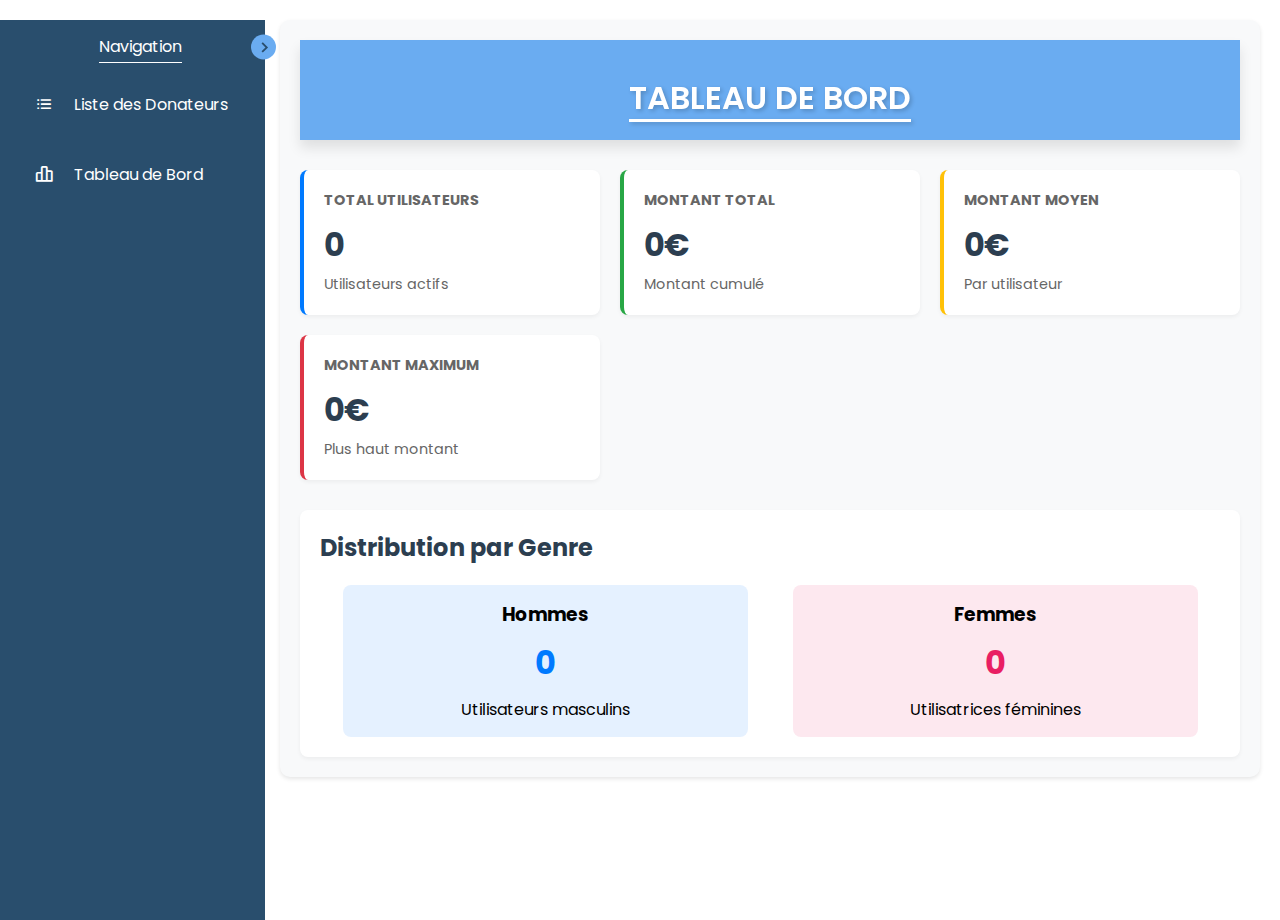
<file: dashboard.html>
<!DOCTYPE html>
<html lang="fr">
<head>
    <meta charset="UTF-8">
    <meta name="viewport" content="width=device-width, initial-scale=1.0">
    <link rel="stylesheet" href="./css/index.css">
    <link rel="stylesheet" href="styles/dashboard.css">
    <link href='https://unpkg.com/boxicons@2.1.4/css/boxicons.min.css' rel='stylesheet'>
    <title>Tableau de Bord - Donateurs</title>
</head>
<body>
    <nav class="sidebar">
        <header>
            <div class="image-text">
                <div class="text header-text">
                    <span class="name">Navigation</span>
                </div>
            </div>
            <i class='bx bx-chevron-right toggle'></i>
        </header>
        <div class="menu-bar">
            <div class="top-content">
                <ul class="menu-links">
                    <li class="navlinks">
                        <a href="index.html">
                            <i class='bx bx-list-ul icon'></i>    
                            <span class="text nav-text">Liste des Donateurs</span>
                        </a>
                    </li>
                    <li class="navlinks">
                        <a href="dashboard.html" class="active">
                            <i class='bx bx-bar-chart-alt-2 icon'></i>    
                            <span class="text nav-text">Tableau de Bord</span>
                        </a>
                    </li>
                </ul>
            </div>
        </div>
    </nav>

    <div class="dashboard">
        <div class="box">
            <span class="box-title">Tableau de Bord</span>
        </div>
        
        <div class="stats-container">
            <div class="stat-card primary">
                <h3>Total Utilisateurs</h3>
                <div class="value" id="total-users">0</div>
                <div class="trend">Utilisateurs actifs</div>
            </div>
            <div class="stat-card success">
                <h3>Montant Total</h3>
                <div class="value" id="total-amount">0€</div>
                <div class="trend">Montant cumulé</div>
            </div>
            <div class="stat-card warning">
                <h3>Montant Moyen</h3>
                <div class="value" id="average-amount">0€</div>
                <div class="trend">Par utilisateur</div>
            </div>
            <div class="stat-card danger">
                <h3>Montant Maximum</h3>
                <div class="value" id="max-amount">0€</div>
                <div class="trend">Plus haut montant</div>
            </div>
        </div>

        <div class="chart-container">
            <h2>Distribution par Genre</h2>
            <div class="gender-distribution">
                <div class="gender-stat male">
                    <h3>Hommes</h3>
                    <div class="value" id="male-count">0</div>
                    <div class="trend">Utilisateurs masculins</div>
                </div>
                <div class="gender-stat female">
                    <h3>Femmes</h3>
                    <div class="value" id="female-count">0</div>
                    <div class="trend">Utilisatrices féminines</div>
                </div>
            </div>
        </div>
    </div>

    <script src="dashboard.js"></script>
</body>
</html>
</file>
<file: css/index.css>
@import url('https://fonts.googleapis.com/css2?family=Nunito+Sans:ital,opsz,wght@0,6..12,200..1000;1,6..12,200..1000&family=Poppins:ital,wght@0,100;0,200;0,300;0,400;0,500;0,600;0,700;0,800;0,900;1,100;1,200;1,300;1,400;1,500;1,600;1,700;1,800;1,900&family=Rubik:ital,wght@0,300..900;1,300..900&display=swap');


:root {
    --font-family: 'Poppins', sans-serif;
    --primary-blue: #6aacf1;  
    --secondary-dark: #294e6d;
    --white: #ffffff;  
    --hover-color: #ddddddcc;
    --dark-grey: #444444;   
    --light-grey: #f4f4f4;
    --accent-green: #32c15d; 
    --icon-grey: #9e9e9e; 
    --male-blue: #007aff;
    --female-pink: #e91e63;
    --filter-active-bg: #1a4565;
    --filter-active-text: #ffffff;
    --card-shadow: rgba(0, 0, 0, 0.1);

    --tran-02: all 0.2s ease;
    --tran-03: all 0.3s ease;
    --tran-04: all 0.4s ease;
    --tran-05: all 0.5s ease;
}

* {
    margin: 0;
    padding: 0;
    box-sizing: border-box;
    font-family: var(--font-family);
}

body {
    height: 100vh;
    width: 100%;
    background-color: #ffffffd7;
    margin: 0;
    padding: 0;
    overflow: hidden;
}

.sidebar {
    position: fixed;
    top:10,5%;  
    left:0;
    height: 100%;
    width: 265px;
    background: var(--secondary-dark);
    padding: 14px;
    transition: var(--tran-05);
    z-index: 2;
  }

.box {
    background: var(--primary-blue);
    padding: 14px;
    top: 0;
    left: 50%;
    width: 208,2vh;
    z-index: 2;
    height: 100px;
    box-shadow: 0 8px 12px rgba(0, 0, 0, 0.1);
    position: sticky;
  }
.box-title {
    font-size: 2em;
    font-weight: 600;
    color: var(--white);
    text-align: center;
    display: flex;
    justify-content: center;
    margin-top: 20px;
    text-shadow: 2px 2px 4px rgba(0, 0, 0, 0.2);
    text-transform: uppercase;
    text-decoration: underline;
    text-underline-offset: 10px;
    
}

.sidebar .image-text {
    position: relative;
    display: flex;
    align-items: center;
    gap: 10px;
  }

.sidebar .image-text .image {
    position: relative;
    display: flex;
    align-items: center;
    justify-content: center;
  }
  .sidebar header .toggle {
    position: absolute;
    top: 50%;
    left: 100%;
    transform: translateY(-50%);
    height: 25px;
    width: 25px;
    background: var(--primary-blue);
    display: flex;
    justify-content: center;
    align-items: center;
    border-radius: 50%;
    color: var(--secondary-dark);
    font-size: 22px;
    cursor: pointer;
  } 
  .sidebar .toggle:hover {
    scale: 1.1;
    transition: var(--tran-02)
  } 
  .sidebar .toggle:active {
    scale: 0.9;
    transition: var(--tran-02)
  }
  
  .sidebar header {
    position: relative
  }

  .sidebar li {
    height: 50px;
    list-style: none;
    margin-top: 20px;
    display:flex;
    margin-left: -10px;
    align-items: center;
    transition: var(--tran-03);
  }
  
  .sidebar li .icon {
    display:flex;
    align-items: center;
    justify-content: center;
    min-width: 60px;
    font-size: 20px;
  }

  .sidebar li .icon,
  .sidebar li .text {
    color: var(--white);
    transition: var(--tran-04)
  }
  
  .sidebar li a {
    text-decoration: none;
    color: var(--white);
    height: 100%;
    width: 100%;
    display: flex;
    align-items: center;
    border-radius: 6px;
    transition: var(--tran-04);
    padding: 0 10px;
    position: relative;
  }
  
  .sidebar li a::after {
    content: '';
    position: absolute;
    width: 0;
    height: 2px;
    bottom: 0;
    left: 10px;
    background-color: var(--primary-blue);
    transition: var(--tran-04);
  }

  .sidebar li a:hover::after {
    width: calc(100% - 20px);
  }
  
  .sidebar li a:hover {
    background: var(--filter-active-bg);
    transform: translateX(5px);
  }
    
  .sidebar li a:hover .icon,
  .sidebar li a:hover .text {
    color: var(--primary-blue);
  }

.sidebar .menu-bar {
    height: 100%;
    display: flex;
    flex-direction: column;
    justify-content: space-between;
  }

  .sidebar.close {
    width: 88px;
  }
  
  .sidebar.close .text {
    display: none;
  }



.sidebar .header-text {
    color: var(--white);
    text-underline-offset: 10px;
    text-decoration: underline;
    margin-left: 85px;
} .sidebar .sort-by {
    color: var(--white);
    text-underline-offset: 10px;
    text-decoration: underline;
    margin-left: 85px;
}

.user-card {
    background-color: var(--white);
    border-radius: 20px;
    box-shadow: 0 0 10px 0 rgba(0, 0, 0, 0.1);
    padding: 20px;
    margin: 20px;
    width: 300px;
    height: 300px;
    position: relative;
    overflow: hidden;
    border: 2px solid var(--primary-blue);
    transition: var(--tran-05);
    z-index: 3;
    cursor: pointer;
}

.user-card::before {
    content: '';
    position: absolute;
    top: -2px;
    left: -2px;
    right: -2px;
    bottom: -2px;
    background: linear-gradient(90deg, var(--primary-blue), transparent, var(--primary-blue));
    z-index: -1;
    border-radius: inherit;
    opacity: 0;
    transition: opacity 0.3s ease;
}

.user-card::after {
    content: '';
    position: absolute;
    top: -2px;
    left: -2px;
    right: -2px;
    bottom: -2px;
    background: linear-gradient(90deg, var(--primary-blue), transparent, var(--primary-blue));
    z-index: -1;
    border-radius: inherit;
    animation: rotate 2s linear infinite;
    opacity: 0;
    transition: opacity 0.3s ease;
}

.user-card:hover::before,
.user-card:hover::after {
    opacity: 1;
}

@keyframes rotate {
    0% {
        transform: rotate(0deg);
    }
    100% {
        transform: rotate(360deg);
    }
}

.user-card img {
    width: 50px;
    height: 50px;
    border-radius: 50%;
    flex-direction: column;
    margin-left: 100px;

}

.user-card h3 {
    font-size: 20px;
    font-weight: 600;
    margin-top: 10px;
    text-shadow: 2px 2px 4px rgba(0, 0, 0, 0.2);
    text-align: center;
}

.user-card p {
    font-size: 16px;
    margin-top: 5px;
    overflow: hidden;
    text-overflow: ellipsis;
    white-space: nowrap;
    max-width: 100%;
    text-decoration: underline;
    text-align: center;
    text-shadow: 2px 2px 4px rgba(0, 0, 0, 0.2);
}

.user-card h2 {
    font-size: 24px;
    font-weight: 600;
    margin-top: 10px;
    color: var(--accent-green);
    text-align: center;
    margin-top: 30px;

}

#gender {
    position: absolute;
    top: 20px;
    right: 20px;
    width: 20px;
    height: 20px;
    border-radius: 50%;
}

.user-container {
    display: flex;
    flex-wrap: wrap;
    justify-content: center;
    align-items: center;
    gap: 20px;
    margin-left: 150px;
    margin-top: 20px;
    height: calc(100vh - 140px);
    overflow-y: auto;
    scroll-behavior: smooth;
}

.user-card:hover {
    scale: 1.05;
    transition: var(--tran-05);
    border: none;
}

.search-input {
  padding: 5px;
  border: 1px solid #ccc;
  border-radius: 5px;
}

.sidebar.close .search-input {
  display: none;
}

.search-bar {
  margin-top: 100px;
}
</file>
<file: styles/dashboard.css>
.dashboard {
    padding: 20px;
    background-color: #f8f9fa;
    border-radius: 10px;
    margin: 20px;
    margin-left: 280px; 
    box-shadow: 0 2px 4px rgba(0, 0, 0, 0.1);
    transition: margin-left 0.3s ease;
}

.box {
    margin-bottom: 30px;
}

.sidebar.close ~ .dashboard {
    margin-left: 88px;
}

.stats-container {
    display: grid;
    grid-template-columns: repeat(auto-fit, minmax(250px, 1fr));
    gap: 20px;
    margin-bottom: 30px;
}

.stat-card {
    background: white;
    padding: 20px;
    border-radius: 8px;
    box-shadow: 0 2px 4px rgba(0, 0, 0, 0.05);
    transition: transform 0.3s ease;
}

.stat-card:hover {
    transform: translateY(-5px);
}

.stat-card h3 {
    color: #666;
    font-size: 0.9rem;
    margin-bottom: 10px;
    text-transform: uppercase;
}

.stat-card .value {
    font-size: 2rem;
    font-weight: bold;
    color: #2c3e50;
    margin-bottom: 5px;
}

.stat-card .trend {
    font-size: 0.9rem;
    color: #666;
}

.stat-card.primary {
    border-left: 4px solid #007aff;
}

.stat-card.success {
    border-left: 4px solid #28a745;
}

.stat-card.warning {
    border-left: 4px solid #ffc107;
}

.stat-card.danger {
    border-left: 4px solid #dc3545;
}

.chart-container {
    background: white;
    padding: 20px;
    border-radius: 8px;
    box-shadow: 0 2px 4px rgba(0, 0, 0, 0.05);
    margin-top: 20px;
}

.chart-container h2 {
    color: #2c3e50;
    margin-bottom: 20px;
    font-size: 1.5rem;
}

.gender-distribution {
    display: flex;
    justify-content: space-around;
    align-items: center;
    margin-top: 20px;
}

.gender-stat {
    text-align: center;
    padding: 15px;
    border-radius: 8px;
    width: 45%;
}

.gender-stat.male {
    background-color: rgba(0, 122, 255, 0.1);
}

.gender-stat.female {
    background-color: rgba(233, 30, 99, 0.1);
}

.gender-stat .value {
    font-size: 2rem;
    font-weight: bold;
    margin: 10px 0;
}

.gender-stat.male .value {
    color: #007aff;
}

.gender-stat.female .value {
    color: #e91e63;
}
</file>
